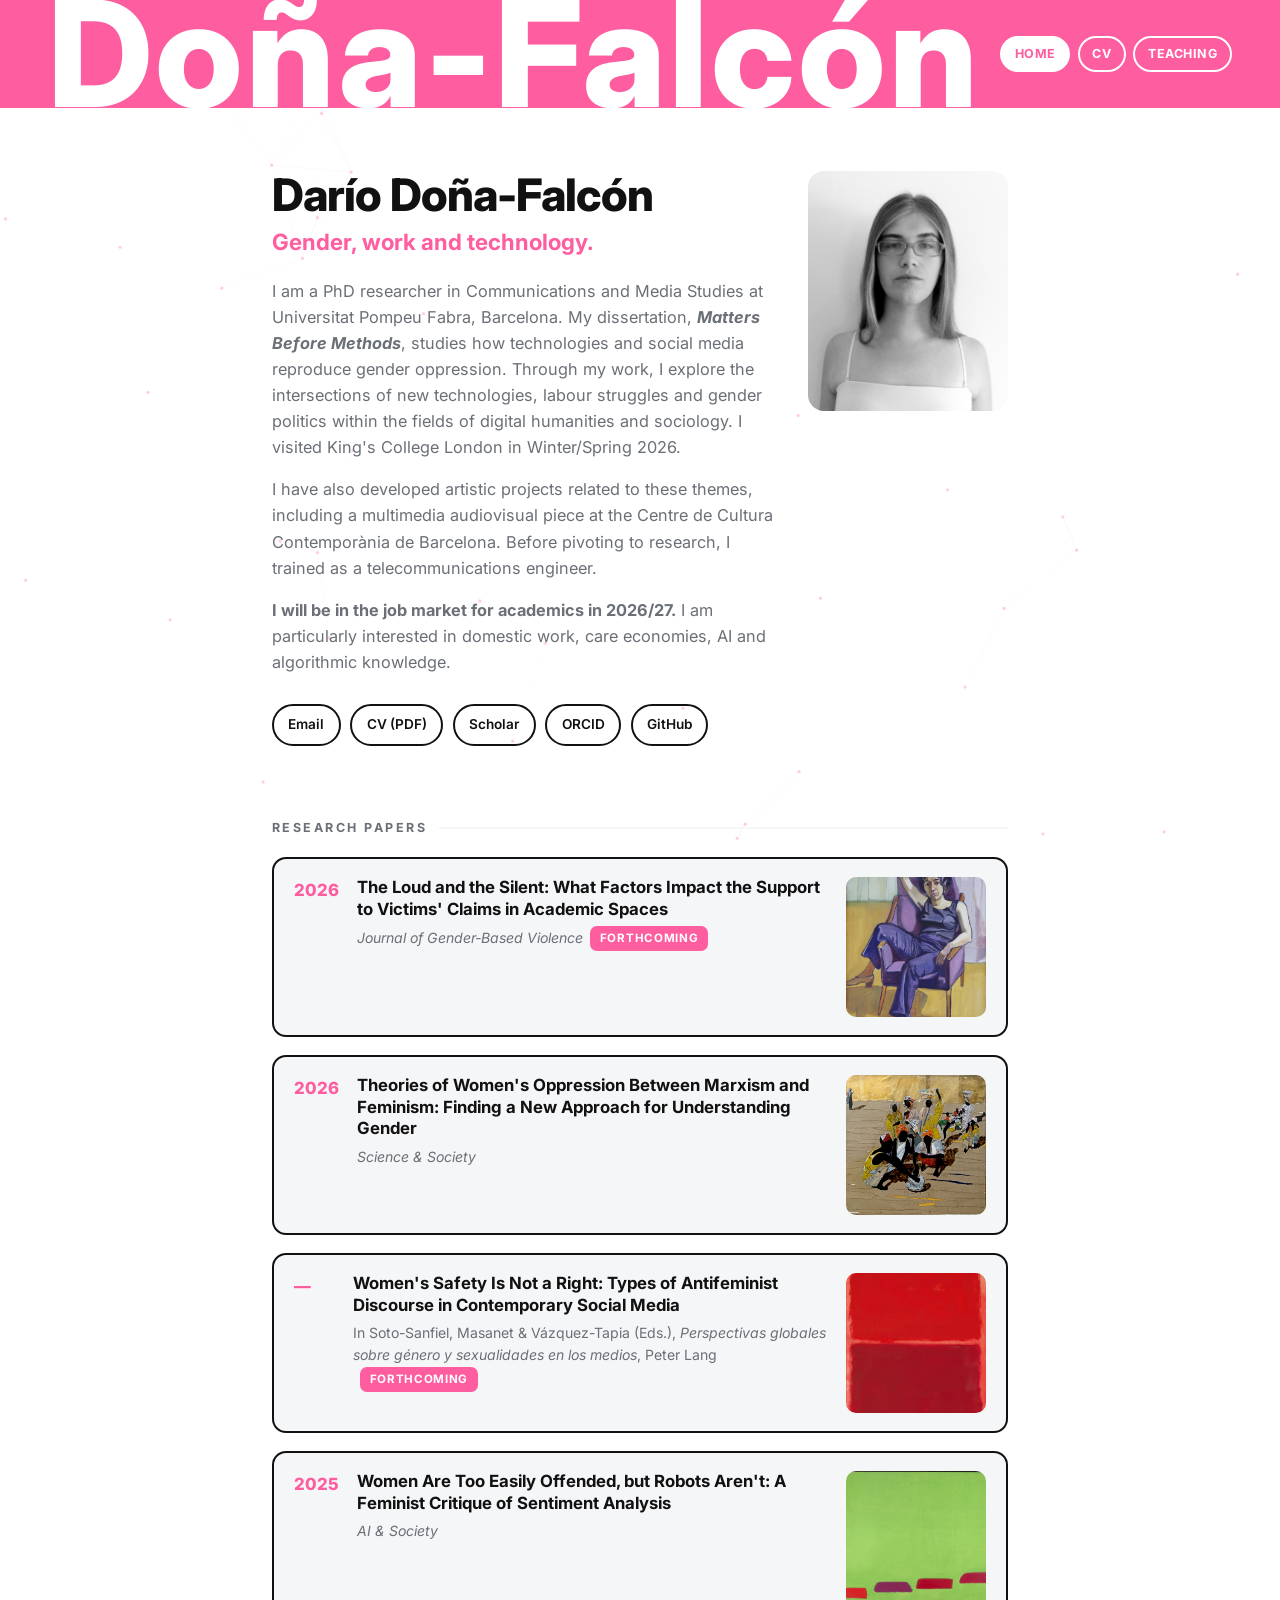
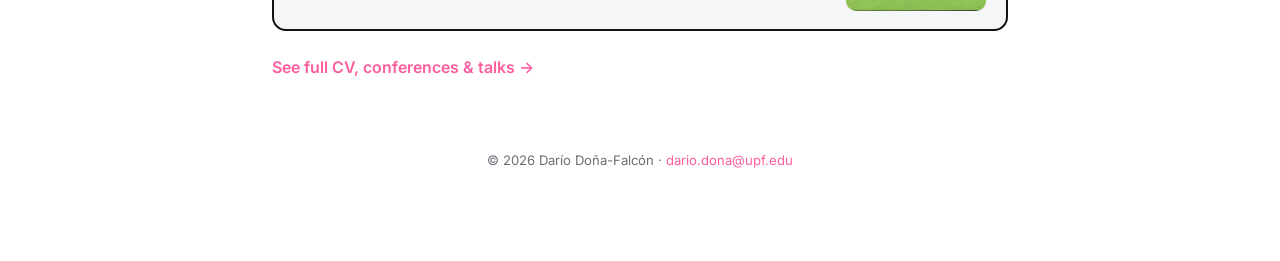
<file: index.html>
<!DOCTYPE html>
<html lang="en">
<head>
<meta charset="UTF-8">
<meta name="viewport" content="width=device-width, initial-scale=1.0">
<title>Darío Doña-Falcón — PhD Researcher, Communication &amp; Media (UPF)</title>
<meta name="description" content="Darío Doña-Falcón is a PhD researcher in Communication and Media Studies at Universitat Pompeu Fabra, Barcelona, working on gender, work, technology, sentiment analysis, and algorithmic knowledge.">
<meta name="author" content="Darío Doña-Falcón">
<meta name="robots" content="index,follow">
<link rel="canonical" href="https://dariodonafalcon.github.io/">
<link rel="icon" href="favicon.svg" type="image/svg+xml">

<!-- Open Graph / social -->
<meta property="og:type" content="profile">
<meta property="og:title" content="Darío Doña-Falcón — PhD Researcher, Communication &amp; Media (UPF)">
<meta property="og:description" content="PhD researcher at Universitat Pompeu Fabra working on gender, work, technology, sentiment analysis, and algorithmic knowledge.">
<meta property="og:url" content="https://dariodonafalcon.github.io/">
<meta property="og:site_name" content="Darío Doña-Falcón">
<meta property="og:image" content="https://dariodonafalcon.github.io/me.jpg">
<meta property="profile:first_name" content="Darío">
<meta property="profile:last_name" content="Doña-Falcón">
<meta name="twitter:card" content="summary_large_image">
<meta name="twitter:title" content="Darío Doña-Falcón — PhD Researcher, Communication &amp; Media (UPF)">
<meta name="twitter:description" content="PhD researcher at Universitat Pompeu Fabra working on gender, work, technology, sentiment analysis, and algorithmic knowledge.">
<meta name="twitter:image" content="https://dariodonafalcon.github.io/me.jpg">

<link href="https://fonts.googleapis.com/css2?family=Inter:wght@400;600;800&display=swap" rel="stylesheet">
<link rel="stylesheet" href="style.css">

<script type="application/ld+json">
{
  "@context": "https://schema.org",
  "@type": "Person",
  "name": "Darío Doña-Falcón",
  "givenName": "Darío",
  "familyName": "Doña-Falcón",
  "url": "https://dariodonafalcon.github.io/",
  "image": "https://dariodonafalcon.github.io/me.jpg",
  "email": "mailto:dario.dona@upf.edu",
  "jobTitle": "PhD Researcher in Communication and Media Studies",
  "worksFor": { "@type": "CollegeOrUniversity", "name": "Universitat Pompeu Fabra", "url": "https://www.upf.edu/" },
  "alumniOf": [
    { "@type": "CollegeOrUniversity", "name": "Universitat Pompeu Fabra" },
    { "@type": "CollegeOrUniversity", "name": "Universidad de Las Palmas de Gran Canaria" }
  ],
  "knowsAbout": ["Gender studies","Sentiment analysis","Machine learning","Digital humanities","Marxist theory","Care economy","Algorithmic knowledge","Social reproduction"],
  "sameAs": [
    "https://scholar.google.com/citations?user=Zijz9pcAAAAJ&hl=en",
    "https://orcid.org/0009-0006-4376-7000",
    "https://github.com/dariodonafalcon"
  ]
}
</script>
</head>
<body>
<div class="header">
  <a class="header_text" href="index.html">Doña-Falcón</a>
  <nav class="nav">
    <a href="index.html" class="active">Home</a>
    <a href="cv.html">CV</a>
    <a href="teaching.html">Teaching</a>
  </nav>
</div>
<canvas id="bg"></canvas>
<div class="spacer"></div>

<div class="content">
  <section class="intro">
    <div class="intro-text">
    <h1>Darío Doña-Falcón</h1>
    <p class="tagline">Gender, work and technology.</p>
    <p>I am a PhD researcher in Communications and Media Studies at Universitat Pompeu Fabra, Barcelona. My dissertation, <em><b>Matters Before Methods</b></em>, studies how technologies and social media reproduce gender oppression. Through my work, I explore the intersections of new technologies, labour struggles and gender politics within the fields of digital humanities and sociology. I visited King's College London in Winter/Spring 2026.</p>
    <p>I have also developed artistic projects related to these themes, including a multimedia audiovisual piece at the Centre de Cultura Contemporània de Barcelona. Before pivoting to research, I trained as a telecommunications engineer.</p>
    <p><b>I will be in the job market for academics in 2026/27.</b> I am particularly interested in domestic work, care economies, AI and algorithmic knowledge.</p>
    <nav class="links">
      <a href="mailto:dario.dona@upf.edu">Email</a>
      <a href="cv_DarioDonaFalcon.pdf">CV (PDF)</a>
      <a href="https://scholar.google.com/citations?user=Zijz9pcAAAAJ&hl=en/" target="_blank" rel="noopener">Scholar</a>
      <a href="https://orcid.org/0009-0006-4376-7000/" target="_blank" rel="noopener">ORCID</a>
      <a href="https://github.com/dariodonafalcon" target="_blank" rel="noopener">GitHub</a>
    </nav>
    </div>
    <img class="headshot" src="me.jpg" alt="Portrait of Darío Doña-Falcón" width="2920" height="2304">
  </section>

  <!-- RESEARCH PAPERS -->
  <h3 class="sec-title">Research Papers</h3>

  <article class="card">
    <div class="year">2026</div>
    <div class="c-body">
      <p class="c-title">The Loud and the Silent: What Factors Impact the Support to Victims' Claims in Academic Spaces</p>
      <p class="c-venue"><em>Journal of Gender-Based Violence</em><span class="pill">Forthcoming</span></p>
    </div>
    <img class="paper-art" src="paintings/4-marxist_girl-alice_neel.webp" alt="Alice Neel, Marxist Girl" loading="lazy">
  </article>

  <a class="card-link" href="https://doi.org/10.1177/00368237251399095" target="_blank" rel="noopener">
  <article class="card">
    <div class="year">2026</div>
    <div class="c-body">
      <p class="c-title">Theories of Women's Oppression Between Marxism and Feminism: Finding a New Approach for Understanding Gender</p>
      <p class="c-venue"><em>Science &amp; Society</em></p>
    </div>
    <img class="paper-art" src="paintings/3-africa_4-khalid_el_bekay.jpg" alt="Khalid el Bekay, Africa 4" loading="lazy">
  </article>
  </a>

  <article class="card">
    <div class="year">—</div>
    <div class="c-body">
      <p class="c-title">Women's Safety Is Not a Right: Types of Antifeminist Discourse in Contemporary Social Media</p>
      <p class="c-venue">In Soto-Sanfiel, Masanet &amp; Vázquez-Tapia (Eds.), <em>Perspectivas globales sobre género y sexualidades en los medios</em>, Peter Lang<span class="pill">Forthcoming</span></p>
    </div>
    <img class="paper-art" src="paintings/2-red_on_red-mark_rothko.jpg" alt="Mark Rothko, Red on Red" loading="lazy">
  </article>

  <a class="card-link" href="https://doi.org/10.1007/s00146-025-02582-6" target="_blank" rel="noopener">
  <article class="card">
    <div class="year">2025</div>
    <div class="c-body">
      <p class="c-title">Women Are Too Easily Offended, but Robots Aren't: A Feminist Critique of Sentiment Analysis</p>
      <p class="c-venue"><em>AI &amp; Society</em></p>
    </div>
    <img class="paper-art" src="paintings/1-11.7.64-john_hoyland.jpg" alt="John Hoyland, 11.7.64" loading="lazy">
  </article>
  </a>

  <p style="margin-top:1.5rem"><a href="cv.html" style="color:var(--accent); font-weight:600; text-decoration:none">See full CV, conferences &amp; talks →</a></p>
</div>

<footer>© 2026 Darío Doña-Falcón · <a href="mailto:dario.dona@upf.edu">dario.dona@upf.edu</a></footer>

<script src="script.js"></script>
</body>
</html>
</file>
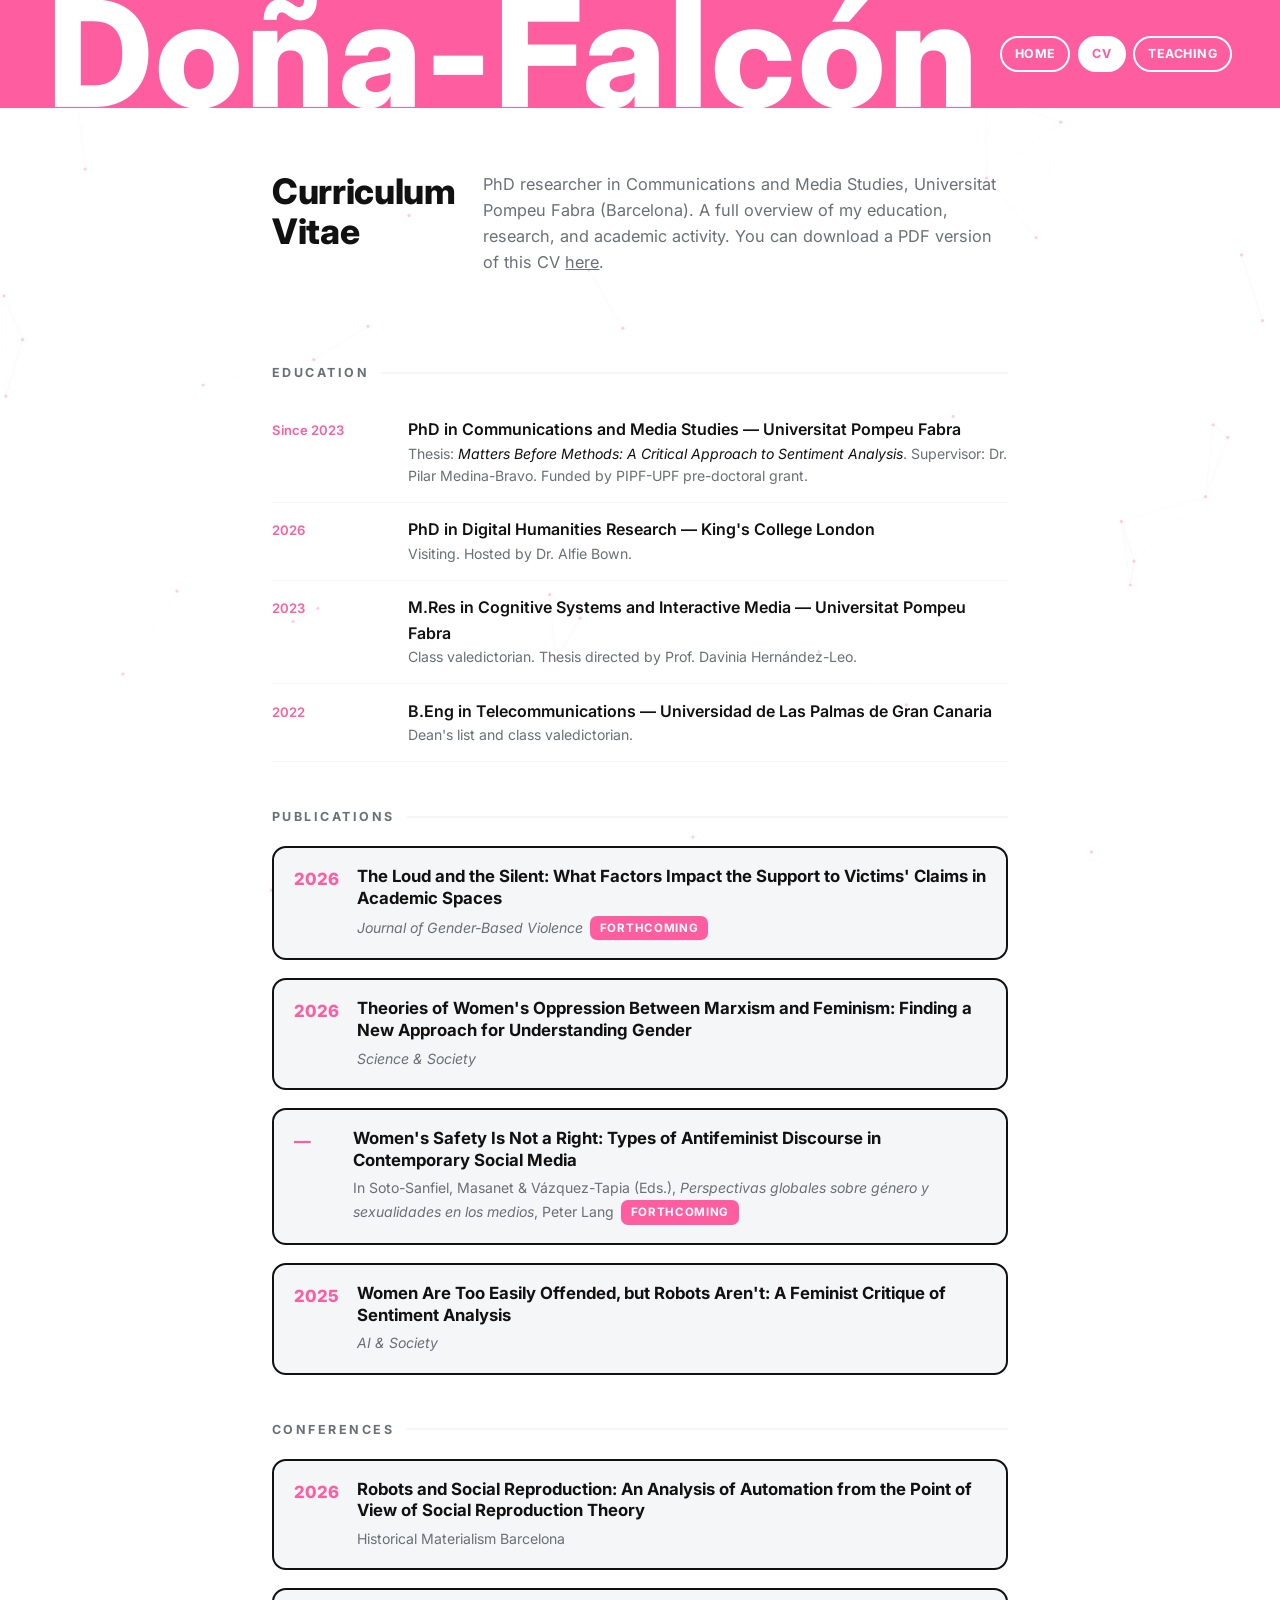
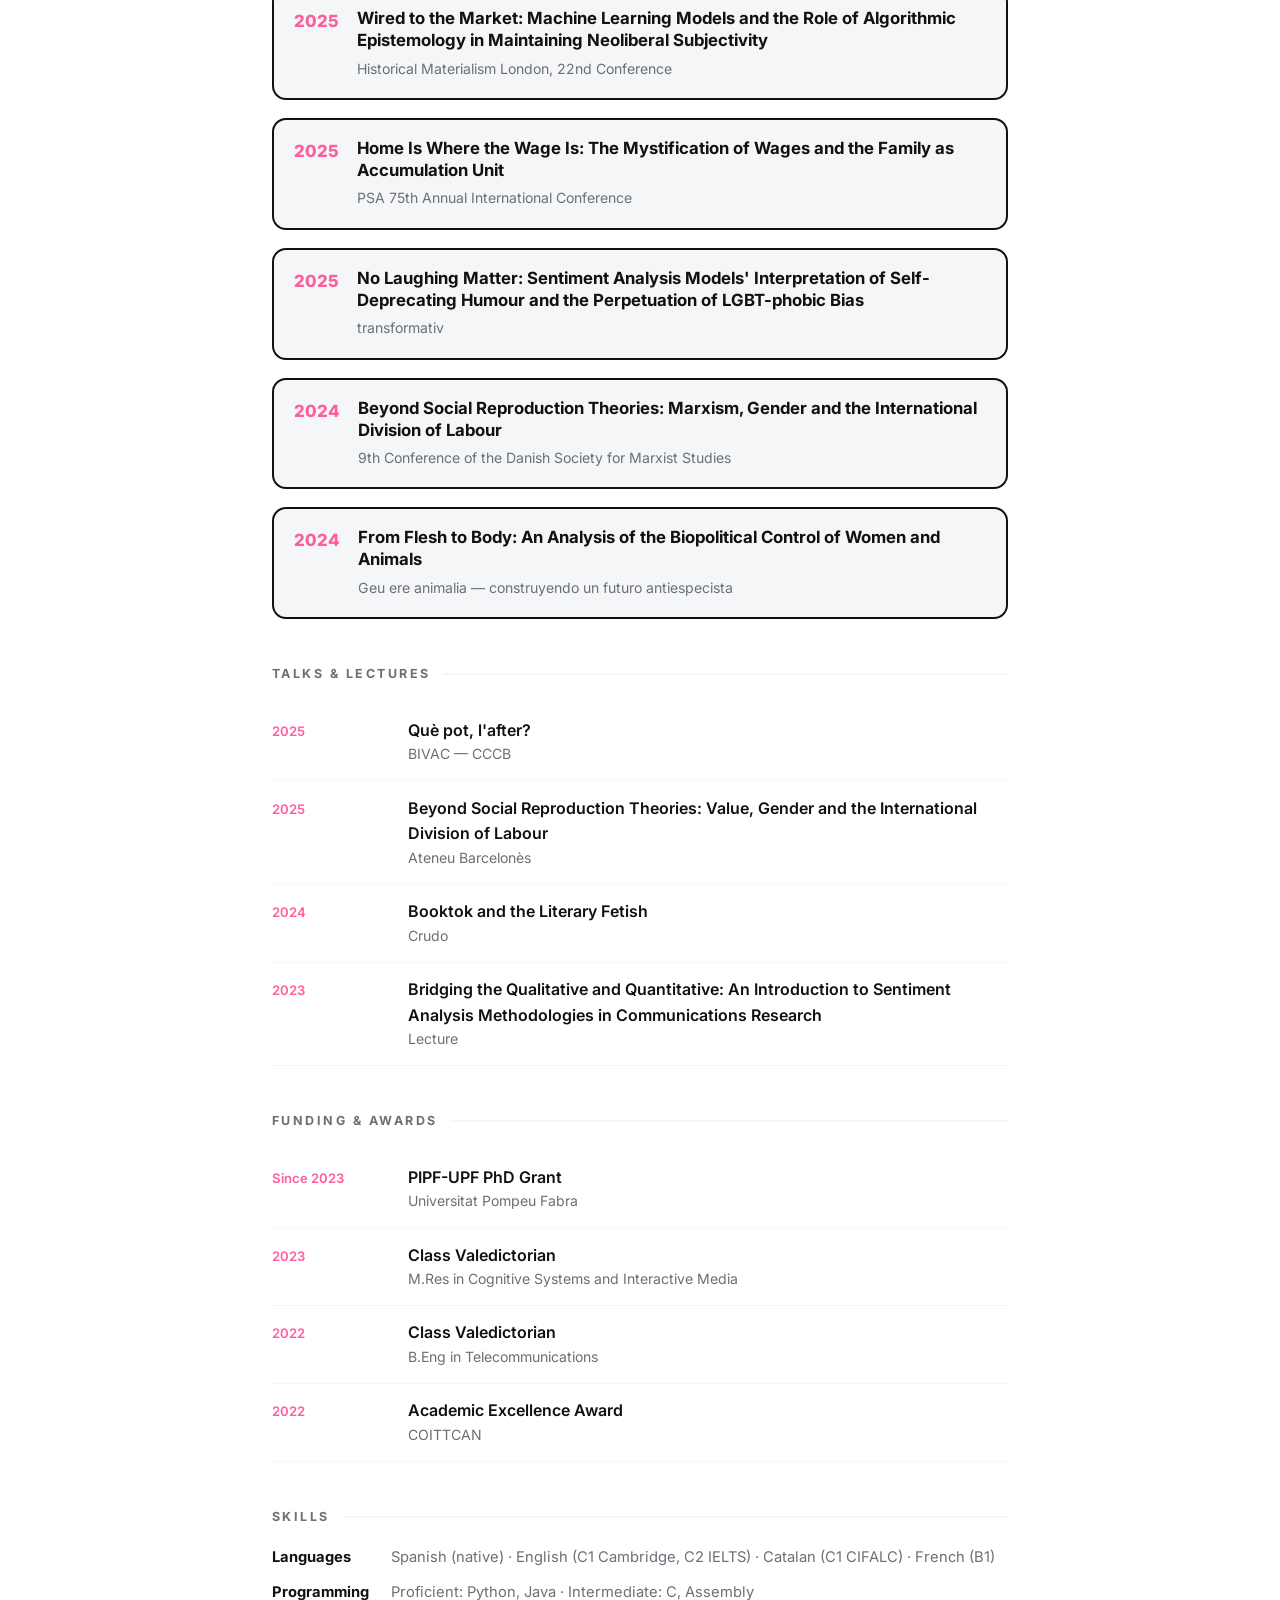
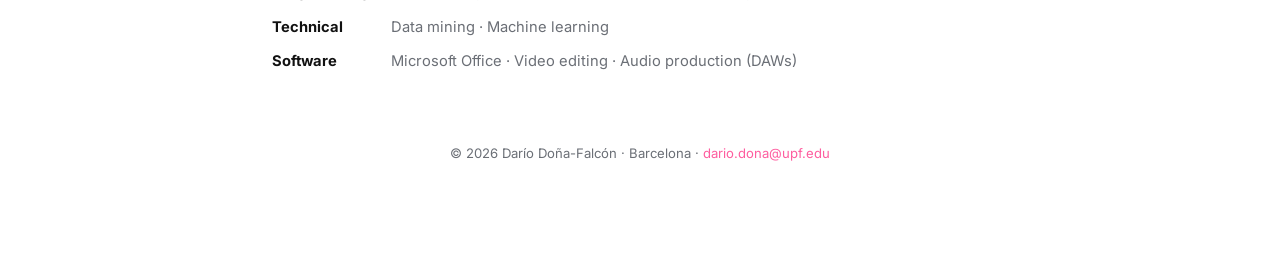
<file: cv.html>
<!DOCTYPE html>
<html lang="en">
<head>
<meta charset="UTF-8">
<meta name="viewport" content="width=device-width, initial-scale=1.0">
<title>CV · Darío Doña-Falcón</title>
<meta name="description" content="Curriculum vitae of Darío Doña-Falcón: education, publications, conferences, talks, awards, and skills.">
<meta name="author" content="Darío Doña-Falcón">
<meta name="robots" content="index,follow">
<link rel="canonical" href="https://dariodonafalcon.github.io/cv.html">
<link rel="icon" href="favicon.svg" type="image/svg+xml">
<meta property="og:type" content="profile">
<meta property="og:title" content="CV · Darío Doña-Falcón">
<meta property="og:description" content="Curriculum vitae: education, publications, conferences, talks, awards, and skills.">
<meta property="og:url" content="https://dariodonafalcon.github.io/cv.html">
<meta property="og:site_name" content="Darío Doña-Falcón">
<link href="https://fonts.googleapis.com/css2?family=Inter:wght@400;600;800&display=swap" rel="stylesheet">
<link rel="stylesheet" href="style.css">
</head>
<body>
<div class="header">
  <a class="header_text" href="index.html">Doña-Falcón</a>
  <nav class="nav">
    <a href="index.html">Home</a>
    <a href="cv.html" class="active">CV</a>
    <a href="teaching.html">Teaching</a>
  </nav>
</div>
<canvas id="bg"></canvas>
<div class="spacer"></div>

<div class="content">
  <section class="intro">
    <h2>Curriculum Vitae</h2>
    <p>PhD researcher in Communications and Media Studies, Universitat Pompeu Fabra (Barcelona).
       A full overview of my education, research, and academic activity. You can download a PDF version of this CV <a href="cv_DarioDonaFalcon.pdf">here</a>.</p>
  </section>

  <!-- EDUCATION -->
  <h3 class="sec-title">Education</h3>
  <div class="item"><div class="when">Since 2023</div><div class="what"><div class="h">PhD in Communications and Media Studies — Universitat Pompeu Fabra</div>
    <div class="m">Thesis: <em>Matters Before Methods: A Critical Approach to Sentiment Analysis</em>. Supervisor: Dr. Pilar Medina-Bravo. Funded by PIPF-UPF pre-doctoral grant.</div></div></div>
  <div class="item"><div class="when">2026</div><div class="what"><div class="h">PhD in Digital Humanities Research — King's College London</div>
    <div class="m">Visiting. Hosted by Dr. Alfie Bown.</div></div></div>
  <div class="item"><div class="when">2023</div><div class="what"><div class="h">M.Res in Cognitive Systems and Interactive Media — Universitat Pompeu Fabra</div>
    <div class="m">Class valedictorian. Thesis directed by Prof. Davinia Hernández-Leo.</div></div></div>
  <div class="item"><div class="when">2022</div><div class="what"><div class="h">B.Eng in Telecommunications — Universidad de Las Palmas de Gran Canaria</div>
    <div class="m">Dean's list and class valedictorian.</div></div></div>

  <!-- PUBLICATIONS -->
  <h3 class="sec-title">Publications</h3>

  <article class="card">
    <div class="year">2026</div>
    <div>
      <p class="c-title">The Loud and the Silent: What Factors Impact the Support to Victims' Claims in Academic Spaces</p>
      <p class="c-venue"><em>Journal of Gender-Based Violence</em><span class="pill">Forthcoming</span></p>
    </div>
  </article>

  <a class="card-link" href="https://doi.org/10.1177/00368237251399095" target="_blank" rel="noopener">
  <article class="card">
    <div class="year">2026</div>
    <div>
      <p class="c-title">Theories of Women's Oppression Between Marxism and Feminism: Finding a New Approach for Understanding Gender</p>
      <p class="c-venue"><em>Science &amp; Society</em></p>
    </div>
  </article>
  </a>

  <article class="card">
    <div class="year">—</div>
    <div>
      <p class="c-title">Women's Safety Is Not a Right: Types of Antifeminist Discourse in Contemporary Social Media</p>
      <p class="c-venue">In Soto-Sanfiel, Masanet &amp; Vázquez-Tapia (Eds.), <em>Perspectivas globales sobre género y sexualidades en los medios</em>, Peter Lang<span class="pill">Forthcoming</span></p>
    </div>
  </article>

  <a class="card-link" href="https://doi.org/10.1007/s00146-025-02582-6" target="_blank" rel="noopener">
  <article class="card">
    <div class="year">2025</div>
    <div>
      <p class="c-title">Women Are Too Easily Offended, but Robots Aren't: A Feminist Critique of Sentiment Analysis</p>
      <p class="c-venue"><em>AI &amp; Society</em></p>
    </div>
  </article>
  </a>

  <!-- CONFERENCES -->
  <h3 class="sec-title">Conferences</h3>

  <article class="card"><div class="year">2026</div><div>
    <p class="c-title">Robots and Social Reproduction: An Analysis of Automation from the Point of View of Social Reproduction Theory</p>
    <p class="c-venue">Historical Materialism Barcelona</p></div></article>
  <article class="card"><div class="year">2025</div><div>
    <p class="c-title">Wired to the Market: Machine Learning Models and the Role of Algorithmic Epistemology in Maintaining Neoliberal Subjectivity</p>
    <p class="c-venue">Historical Materialism London, 22nd Conference</p></div></article>
  <article class="card"><div class="year">2025</div><div>
    <p class="c-title">Home Is Where the Wage Is: The Mystification of Wages and the Family as Accumulation Unit</p>
    <p class="c-venue">PSA 75th Annual International Conference</p></div></article>
  <article class="card"><div class="year">2025</div><div>
    <p class="c-title">No Laughing Matter: Sentiment Analysis Models' Interpretation of Self-Deprecating Humour and the Perpetuation of LGBT-phobic Bias</p>
    <p class="c-venue">transformativ</p></div></article>
  <article class="card"><div class="year">2024</div><div>
    <p class="c-title">Beyond Social Reproduction Theories: Marxism, Gender and the International Division of Labour</p>
    <p class="c-venue">9th Conference of the Danish Society for Marxist Studies</p></div></article>
  <article class="card"><div class="year">2024</div><div>
    <p class="c-title">From Flesh to Body: An Analysis of the Biopolitical Control of Women and Animals</p>
    <p class="c-venue">Geu ere animalia — construyendo un futuro antiespecista</p></div></article>

  <!-- TALKS -->
  <h3 class="sec-title">Talks &amp; Lectures</h3>
  <div class="item"><div class="when">2025</div><div class="what"><div class="h">Què pot, l'after?</div><div class="m">BIVAC — CCCB</div></div></div>
  <div class="item"><div class="when">2025</div><div class="what"><div class="h">Beyond Social Reproduction Theories: Value, Gender and the International Division of Labour</div><div class="m">Ateneu Barcelonès</div></div></div>
  <div class="item"><div class="when">2024</div><div class="what"><div class="h">Booktok and the Literary Fetish</div><div class="m">Crudo</div></div></div>
  <div class="item"><div class="when">2023</div><div class="what"><div class="h">Bridging the Qualitative and Quantitative: An Introduction to Sentiment Analysis Methodologies in Communications Research</div><div class="m">Lecture</div></div></div>

  <!-- AWARDS -->
  <h3 class="sec-title">Funding &amp; Awards</h3>
  <div class="item"><div class="when">Since 2023</div><div class="what"><div class="h">PIPF-UPF PhD Grant</div><div class="m">Universitat Pompeu Fabra</div></div></div>
  <div class="item"><div class="when">2023</div><div class="what"><div class="h">Class Valedictorian</div><div class="m">M.Res in Cognitive Systems and Interactive Media</div></div></div>
  <div class="item"><div class="when">2022</div><div class="what"><div class="h">Class Valedictorian</div><div class="m">B.Eng in Telecommunications</div></div></div>
  <div class="item"><div class="when">2022</div><div class="what"><div class="h">Academic Excellence Award</div><div class="m">COITTCAN</div></div></div>

  <!-- SKILLS -->
  <h3 class="sec-title">Skills</h3>
  <dl class="skills">
    <dt>Languages</dt><dd>Spanish (native) · English (C1 Cambridge, C2 IELTS) · Catalan (C1 CIFALC) · French (B1)</dd>
    <dt>Programming</dt><dd>Proficient: Python, Java · Intermediate: C, Assembly</dd>
    <dt>Technical</dt><dd>Data mining · Machine learning</dd>
    <dt>Software</dt><dd>Microsoft Office · Video editing · Audio production (DAWs)</dd>
  </dl>
</div>

<footer>© 2026 Darío Doña-Falcón · Barcelona · <a href="mailto:dario.dona@upf.edu">dario.dona@upf.edu</a></footer>

<script src="script.js"></script>
</body>
</html>
</file>
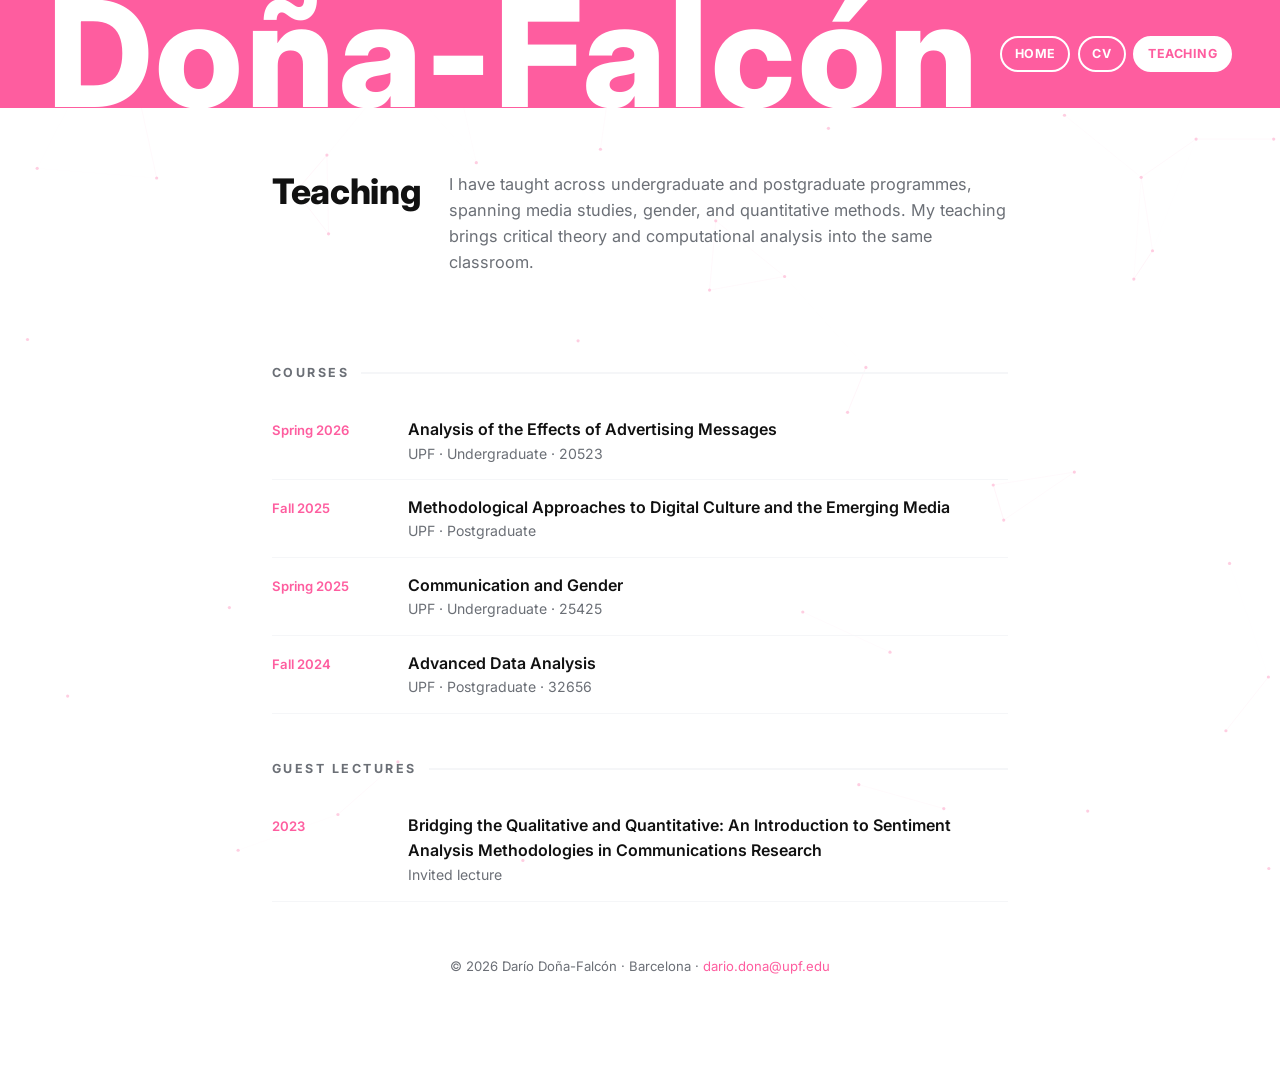
<file: teaching.html>
<!DOCTYPE html>
<html lang="en">
<head>
<meta charset="UTF-8">
<meta name="viewport" content="width=device-width, initial-scale=1.0">
<title>Teaching · Darío Doña-Falcón</title>
<meta name="description" content="Teaching by Darío Doña-Falcón at Universitat Pompeu Fabra: courses in communication, gender, data analysis, and digital culture.">
<meta name="author" content="Darío Doña-Falcón">
<meta name="robots" content="index,follow">
<link rel="canonical" href="https://dariodonafalcon.github.io/teaching.html">
<link rel="icon" href="favicon.svg" type="image/svg+xml">
<meta property="og:type" content="profile">
<meta property="og:title" content="Teaching · Darío Doña-Falcón">
<meta property="og:description" content="Courses and guest lectures in communication, gender, data analysis, and digital culture.">
<meta property="og:url" content="https://dariodonafalcon.github.io/teaching.html">
<meta property="og:site_name" content="Darío Doña-Falcón">
<link href="https://fonts.googleapis.com/css2?family=Inter:wght@400;600;800&display=swap" rel="stylesheet">
<link rel="stylesheet" href="style.css">
</head>
<body>
<div class="header">
  <a class="header_text" href="index.html">Doña-Falcón</a>
  <nav class="nav">
    <a href="index.html">Home</a>
    <a href="cv.html">CV</a>
    <a href="teaching.html" class="active">Teaching</a>
  </nav>
</div>
<canvas id="bg"></canvas>
<div class="spacer"></div>

<div class="content">
  <section class="intro">
    <h2>Teaching</h2>
    <p>I have taught across undergraduate and postgraduate programmes, spanning media studies, gender, and quantitative methods.
       My teaching brings critical theory and computational analysis into the same classroom.</p>
  </section>

  <!-- COURSES -->
  <h3 class="sec-title">Courses</h3>
  <div class="item"><div class="when">Spring 2026</div><div class="what"><div class="h">Analysis of the Effects of Advertising Messages</div><div class="m">UPF · Undergraduate · 20523</div></div></div>
  <div class="item"><div class="when">Fall 2025</div><div class="what"><div class="h">Methodological Approaches to Digital Culture and the Emerging Media</div><div class="m">UPF · Postgraduate</div></div></div>
  <div class="item"><div class="when">Spring 2025</div><div class="what"><div class="h">Communication and Gender</div><div class="m">UPF · Undergraduate · 25425</div></div></div>
  <div class="item"><div class="when">Fall 2024</div><div class="what"><div class="h">Advanced Data Analysis</div><div class="m">UPF ·  Postgraduate · 32656</div></div></div>

  <!-- GUEST LECTURES -->
  <h3 class="sec-title">Guest Lectures</h3>
  <div class="item"><div class="when">2023</div><div class="what"><div class="h">Bridging the Qualitative and Quantitative: An Introduction to Sentiment Analysis Methodologies in Communications Research</div><div class="m">Invited lecture</div></div></div>
</div>

<footer>© 2026 Darío Doña-Falcón · Barcelona · <a href="mailto:dario.dona@upf.edu">dario.dona@upf.edu</a></footer>

<script src="script.js"></script>
</body>
</html>
</file>
<file: style.css>
:root{
  /* --- THE ONE KNOB: change site accent here --- */
  --accent:#fe5d9f;          /* pink (reused from previous project) */
  --accent-rgb:254,93,159;   /* keep in sync with --accent (used by canvas bg) */
  --ink:#111; --paper:#fff; --soft:#f5f6f8; --muted:#6b6f76;
}
*{box-sizing:border-box}
html{scroll-behavior:smooth}
body{margin:0; font-family:"Inter", system-ui, sans-serif; background:var(--paper); color:var(--ink); line-height:1.6}
a{color:inherit}
::selection{background:var(--accent); color:#fff}

/* fixed color-block header (Appel signature) with inline nav */
.header{
  position:fixed; top:0; left:0; width:100vw; height:12vh; min-height:78px;
  background:var(--accent); color:#fff; z-index:20;
  display:flex; align-items:center; justify-content:space-between; gap:18px;
  padding:0 clamp(18px,5vw,48px); overflow:hidden;
}
.header_text{font-weight:800; letter-spacing:.02em;
  /* font bigger than the bar so caps span top->bottom (leading is clipped). tune 17vh / 13vw guard */
  font-size:max(1.6rem, min(16.4vh, 13vw)); line-height:.78; text-decoration:none; color:#fff; white-space:nowrap}
.nav{display:flex; gap:.45rem; flex-wrap:nowrap}
.nav a{text-decoration:none; color:#fff; border:2px solid #fff; padding:.35rem .8rem;
  border-radius:999px; font-weight:700; font-size:.78rem; text-transform:uppercase;
  letter-spacing:.04em; transition:.15s; white-space:nowrap}
.nav a:hover{background:#fff; color:var(--accent)}
.nav a.active{background:#fff; color:var(--accent)}
/* hovering the name inverts the whole pink header */
.header:has(.header_text:hover){background:#fff}
.header:has(.header_text:hover) .header_text{color:var(--accent)}
.header:has(.header_text:hover) .nav a{border-color:var(--accent); color:var(--accent)}
.header:has(.header_text:hover) .nav a.active{background:var(--accent); color:#fff}

#bg{position:fixed; inset:0; z-index:0; opacity:.5}
.content{position:relative; z-index:1; max-width:780px; margin:0 auto; padding:0 22px}
.spacer{height:12vh; min-height:78px}

.intro{padding:7vh 0 3vh; display:flex; gap:28px; align-items:flex-start}
.intro-text{flex:1 1 auto; min-width:0}
.headshot{flex:0 0 auto; width:200px; height:240px; object-fit:cover; object-position:50% 35%;
  border-radius:16px; display:block}
.intro h1{font-size:clamp(1.9rem,5.5vw,2.8rem); margin:0 0 .25rem; font-weight:800; letter-spacing:-.02em; line-height:1.1}
.intro .tagline{color:var(--accent); font-weight:700; font-size:clamp(1.1rem,3vw,1.4rem); margin:0 0 1.1rem}
.intro h2{font-size:clamp(1.5rem,4vw,2.2rem); margin:0 0 .8rem; font-weight:800; letter-spacing:-.01em; line-height:1.15}
.intro p{color:var(--muted); max-width:58ch; margin:0 0 1rem; font-size:1.02rem}
.links{margin-top:1.8rem; display:flex; gap:.6rem; flex-wrap:wrap}
.links a{text-decoration:none; color:var(--ink); border:2px solid var(--ink); padding:.5rem .9rem;
  border-radius:999px; font-weight:600; font-size:.85rem; transition:.15s}
.links a:hover{background:var(--accent); border-color:var(--accent); color:#fff}

.sec-title{font-size:.78rem; letter-spacing:.2em; text-transform:uppercase; color:var(--muted);
  margin:5vh 0 1.2rem; display:flex; align-items:center; gap:12px}
.sec-title::after{content:""; flex:1; height:2px; background:var(--soft)}

/* whole-card link (papers with a DOI) */
.card-link{display:block; text-decoration:none; color:inherit; cursor:pointer}

/* publication / reference card */
.card{
  display:flex; gap:18px; background:var(--soft); border:2px solid var(--ink); border-radius:14px;
  padding:18px 20px; margin-bottom:18px; align-items:flex-start;
  box-shadow:none; transition:transform .12s, box-shadow .12s;
}
.card:hover{transform:translate(-2px,-2px); box-shadow:7px 7px 0 var(--accent)}
.year{flex:0 0 auto; font-weight:800; font-size:1.05rem; color:var(--accent); min-width:3.4ch}
.card .c-body{flex:1 1 auto; min-width:0}
/* uniform painting thumbnail attached to each paper */
.paper-art{flex:0 0 auto; width:140px; height:140px; object-fit:cover; align-self:center;
  border-radius:10px; display:block}
.c-title{font-weight:700; font-size:1.05rem; margin:0 0 .35rem; line-height:1.3}
.c-venue{color:var(--muted); font-size:.88rem; margin:0}
.c-venue a{color:var(--accent); text-decoration:none}
.c-venue a:hover{text-decoration:underline}
.pill{display:inline-block; font-size:.72rem; font-weight:700; text-transform:uppercase; letter-spacing:.06em;
  background:var(--accent); color:#fff; border-radius:7px; padding:.2rem .6rem; margin-left:.45rem;
  vertical-align:.1em; text-decoration:none; transition:.15s}

/* compact list rows (talks, teaching, education, awards) */
.item{display:flex; gap:16px; padding:.9rem 0; border-bottom:1px solid var(--soft); align-items:baseline}
.item .when{flex:0 0 7.5rem; color:var(--accent); font-weight:600; font-size:.82rem}
.item .what{margin:0}
.item .what .h{font-weight:600}
.item .what .m{color:var(--muted); font-size:.88rem}
.item .what em{color:var(--ink)}

.skills{display:grid; grid-template-columns:max-content 1fr; gap:.7rem 1.4rem; font-size:.92rem; margin-top:.4rem}
.skills dt{font-weight:700}
.skills dd{margin:0; color:var(--muted)}

footer{position:relative; z-index:1; text-align:center; color:var(--muted); padding:6vh 0 10vh; font-size:.82rem}
footer a{color:var(--accent); text-decoration:none}

@media(max-width:600px){
  .item{flex-direction:column; gap:.2rem}
  .item .when{flex:none}
  .header{flex-direction:column; justify-content:center; gap:.5rem; height:auto; padding:14px clamp(16px,5vw,48px)}
  .header_text{font-size:clamp(1.7rem,11vw,2.6rem); line-height:1}
  .spacer{height:122px}
  .nav a{padding:.3rem .65rem; font-size:.72rem}
  /* cards stack: text first, painting as a full-width banner below */
  .card{flex-direction:column; gap:12px; padding:16px}
  .paper-art{width:100%; height:170px}
  /* intro stacks: photo below the text */
  .intro{flex-direction:column; gap:18px}
  .headshot{width:170px; height:205px; align-self:center}
}
</file>
